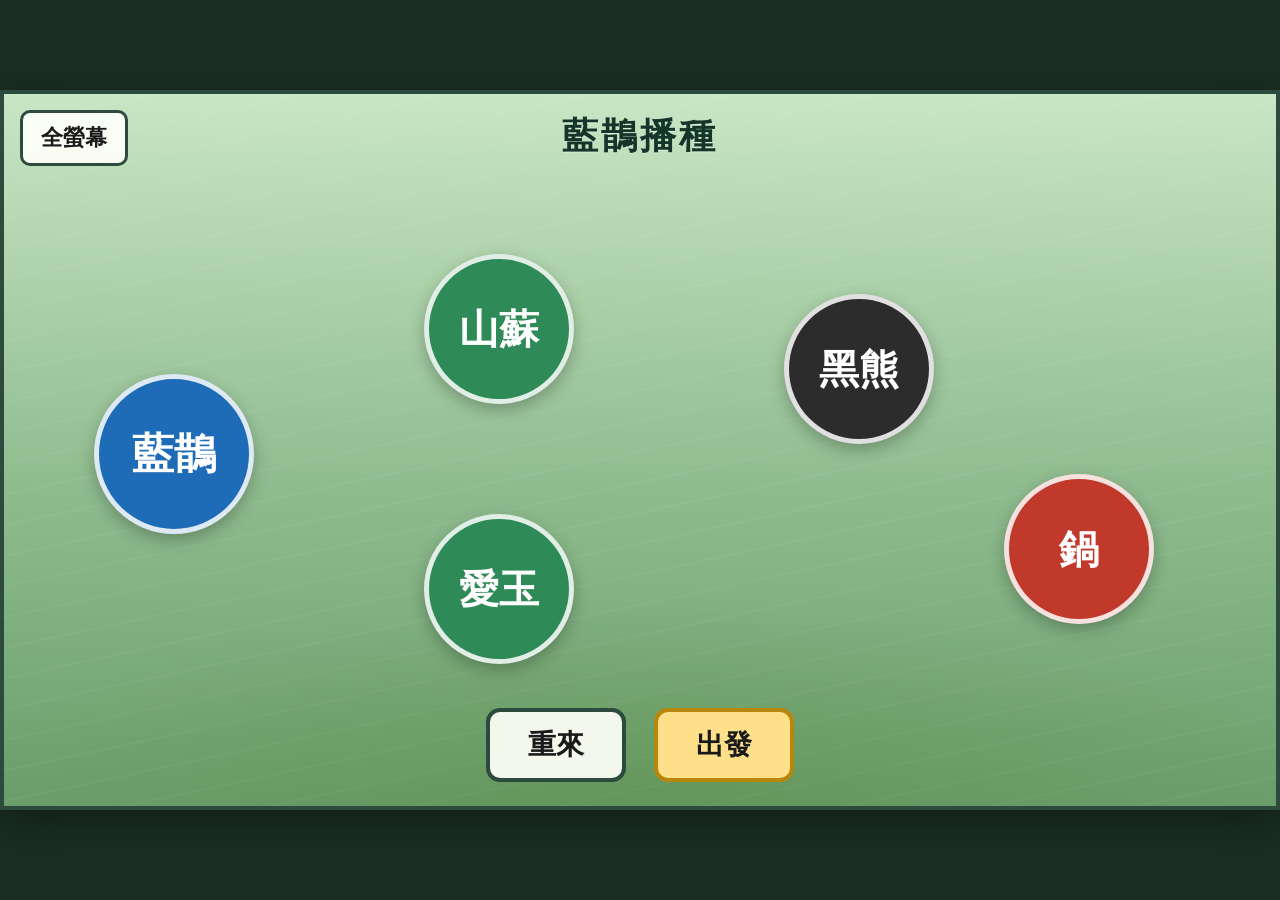
<file: site/index.html>
<!DOCTYPE html>
<html lang="zh-Hant">
<head>
  <meta charset="UTF-8" />
  <meta name="viewport" content="width=device-width, initial-scale=1" />
  <link rel="icon" href="favicon.svg" type="image/svg+xml" />
  <link rel="stylesheet" href="game.css" />
  <title>島嶼餐桌 · 藍鵲播種</title>
</head>
<body data-level-id="root">
  <div class="stage-wrap">
    <div class="stage" id="stage">
      <button type="button" id="fullscreen-btn" aria-label="全螢幕">全螢幕</button>
      <h1 id="level-title">藍鵲播種</h1>

      <svg id="route-svg" viewBox="0 0 1280 720" preserveAspectRatio="none" aria-hidden="true">
        <polyline id="route-line" points=""></polyline>
      </svg>

      <div id="nodes"></div>

      <div id="message" role="status" aria-live="polite"></div>

      <div class="controls">
        <button type="button" id="btn-reset">重來</button>
        <button type="button" id="btn-go" class="primary">出發</button>
        <button type="button" id="btn-retry" class="hidden">再試一次</button>
        <button type="button" id="btn-again" class="hidden">再玩一次</button>
      </div>
    </div>
  </div>
  <script src="game.js"></script>
</body>
</html>
</file>
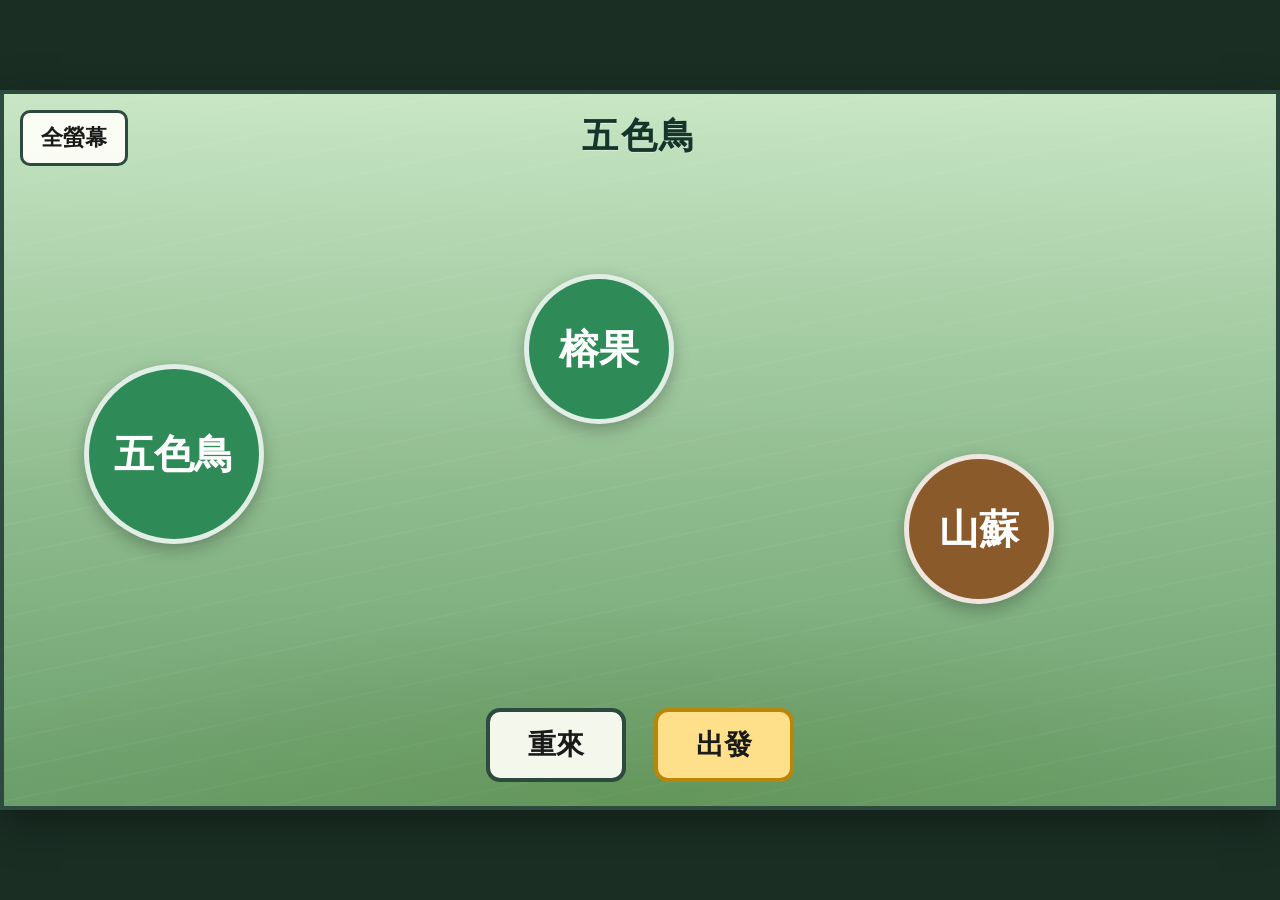
<file: site/barbet/index.html>
<!DOCTYPE html>
<html lang="zh-Hant">
<head>
  <meta charset="UTF-8" />
  <meta name="viewport" content="width=device-width, initial-scale=1" />
  <link rel="icon" href="../favicon.svg" type="image/svg+xml" />
  <link rel="stylesheet" href="../game.css" />
  <title>島嶼餐桌 · 五色鳥</title>
</head>
<body data-level-id="barbet">
  <div class="stage-wrap">
    <div class="stage" id="stage">
      <button type="button" id="fullscreen-btn" aria-label="全螢幕">全螢幕</button>
      <h1 id="level-title">五色鳥</h1>

      <svg id="route-svg" viewBox="0 0 1280 720" preserveAspectRatio="none" aria-hidden="true">
        <polyline id="route-line" points=""></polyline>
      </svg>

      <div id="nodes"></div>

      <div id="message" role="status" aria-live="polite"></div>

      <div class="controls">
        <button type="button" id="btn-reset">重來</button>
        <button type="button" id="btn-go" class="primary">出發</button>
        <button type="button" id="btn-retry" class="hidden">再試一次</button>
        <button type="button" id="btn-again" class="hidden">再玩一次</button>
      </div>
    </div>
  </div>
  <script src="../game.js"></script>
</body>
</html>
</file>
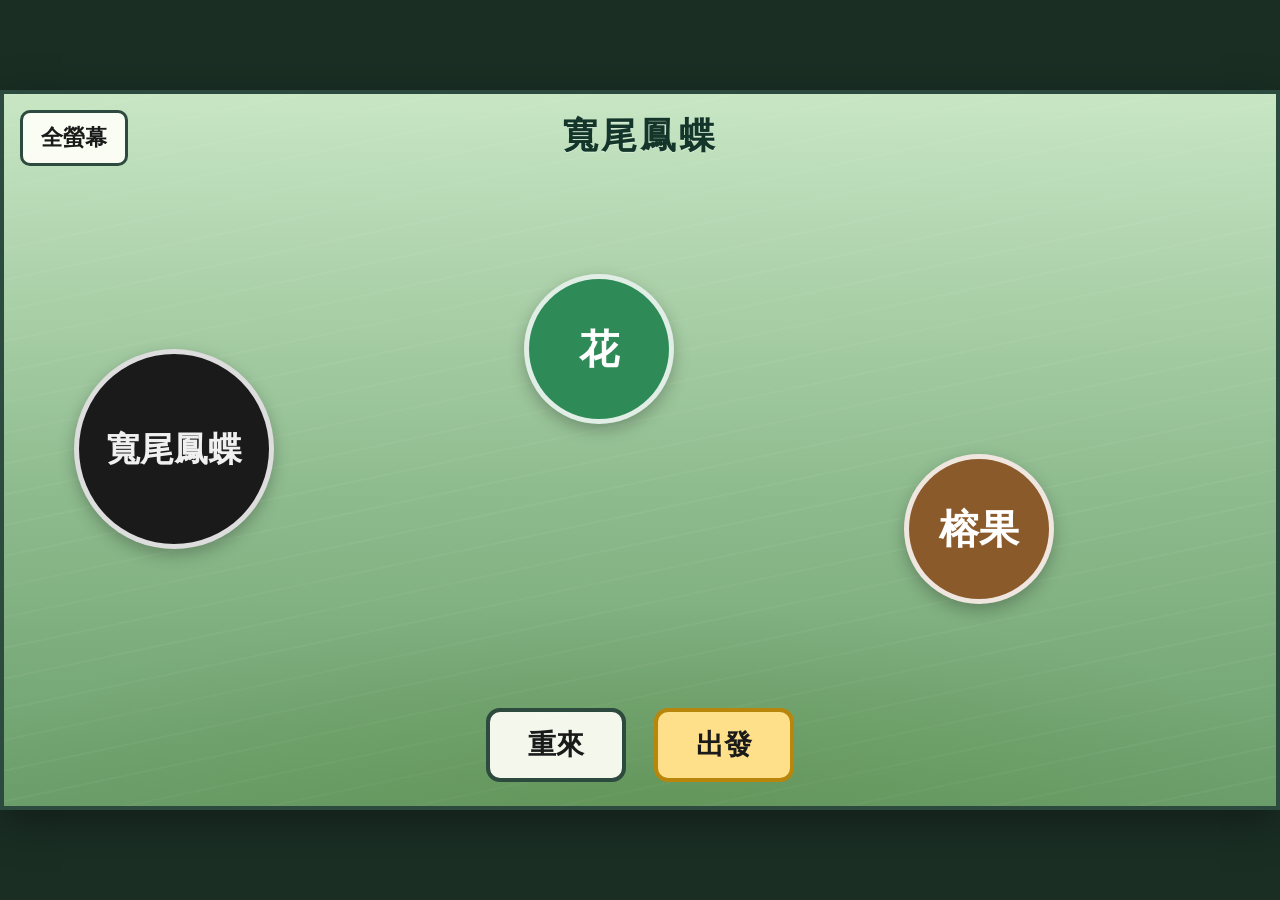
<file: site/butterfly/index.html>
<!DOCTYPE html>
<html lang="zh-Hant">
<head>
  <meta charset="UTF-8" />
  <meta name="viewport" content="width=device-width, initial-scale=1" />
  <link rel="icon" href="../favicon.svg" type="image/svg+xml" />
  <link rel="stylesheet" href="../game.css" />
  <title>島嶼餐桌 · 寬尾鳳蝶</title>
</head>
<body data-level-id="butterfly">
  <div class="stage-wrap">
    <div class="stage" id="stage">
      <button type="button" id="fullscreen-btn" aria-label="全螢幕">全螢幕</button>
      <h1 id="level-title">寬尾鳳蝶</h1>

      <svg id="route-svg" viewBox="0 0 1280 720" preserveAspectRatio="none" aria-hidden="true">
        <polyline id="route-line" points=""></polyline>
      </svg>

      <div id="nodes"></div>

      <div id="message" role="status" aria-live="polite"></div>

      <div class="controls">
        <button type="button" id="btn-reset">重來</button>
        <button type="button" id="btn-go" class="primary">出發</button>
        <button type="button" id="btn-retry" class="hidden">再試一次</button>
        <button type="button" id="btn-again" class="hidden">再玩一次</button>
      </div>
    </div>
  </div>
  <script src="../game.js"></script>
</body>
</html>
</file>
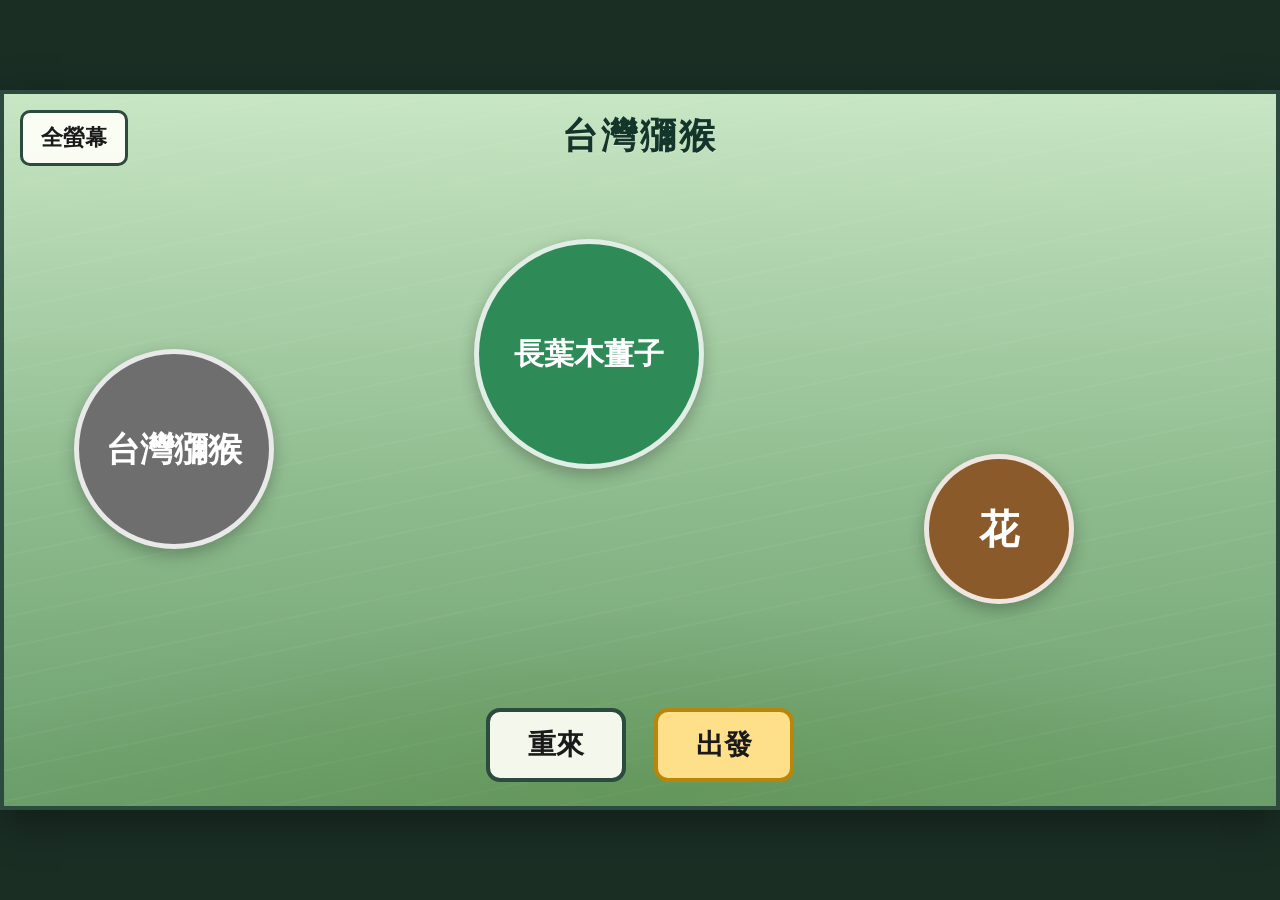
<file: site/macaque/index.html>
<!DOCTYPE html>
<html lang="zh-Hant">
<head>
  <meta charset="UTF-8" />
  <meta name="viewport" content="width=device-width, initial-scale=1" />
  <link rel="icon" href="../favicon.svg" type="image/svg+xml" />
  <link rel="stylesheet" href="../game.css" />
  <title>島嶼餐桌 · 台灣獼猴</title>
</head>
<body data-level-id="macaque">
  <div class="stage-wrap">
    <div class="stage" id="stage">
      <button type="button" id="fullscreen-btn" aria-label="全螢幕">全螢幕</button>
      <h1 id="level-title">台灣獼猴</h1>

      <svg id="route-svg" viewBox="0 0 1280 720" preserveAspectRatio="none" aria-hidden="true">
        <polyline id="route-line" points=""></polyline>
      </svg>

      <div id="nodes"></div>

      <div id="message" role="status" aria-live="polite"></div>

      <div class="controls">
        <button type="button" id="btn-reset">重來</button>
        <button type="button" id="btn-go" class="primary">出發</button>
        <button type="button" id="btn-retry" class="hidden">再試一次</button>
        <button type="button" id="btn-again" class="hidden">再玩一次</button>
      </div>
    </div>
  </div>
  <script src="../game.js"></script>
</body>
</html>
</file>
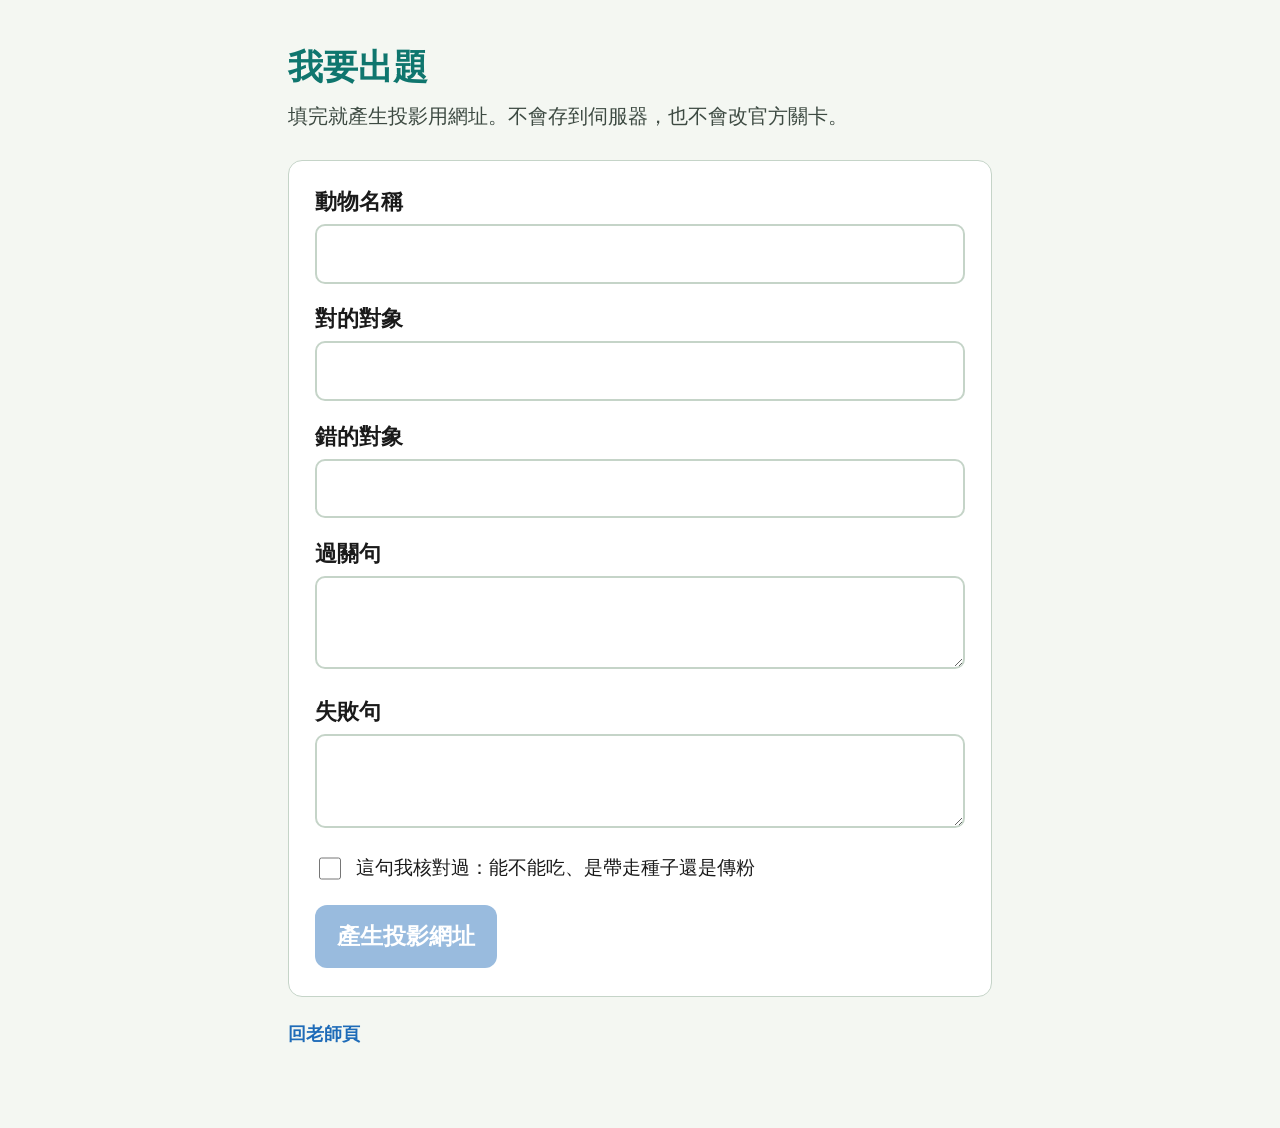
<file: site/make/index.html>
<!DOCTYPE html>
<html lang="zh-Hant">
<head>
  <meta charset="UTF-8" />
  <meta name="viewport" content="width=device-width, initial-scale=1" />
  <link rel="icon" href="../favicon.svg" type="image/svg+xml" />
  <title>島嶼餐桌 · 我要出題</title>
  <style>
    :root {
      --ink: #1a1a1a;
      --muted: #3d4a42;
      --bg: #f4f7f2;
      --card: #ffffff;
      --line: #c5d4c8;
      --accent: #0f766e;
      --btn: #1e6bb8;
    }
    * { box-sizing: border-box; }
    body {
      margin: 0;
      padding: 40px 28px 80px;
      font-family: "Microsoft JhengHei", "PingFang TC", "Noto Sans TC", sans-serif;
      background: var(--bg);
      color: var(--ink);
      line-height: 1.55;
      max-width: 760px;
      margin-inline: auto;
    }
    h1 {
      font-size: 2.2rem;
      margin: 0 0 0.4rem;
      color: var(--accent);
    }
    .lead {
      font-size: 1.25rem;
      color: var(--muted);
      margin: 0 0 1.75rem;
    }
    form {
      background: var(--card);
      border: 1px solid var(--line);
      border-radius: 14px;
      padding: 1.5rem 1.6rem 1.75rem;
    }
    label.field {
      display: block;
      margin-bottom: 1.15rem;
    }
    label.field span {
      display: block;
      font-size: 1.35rem;
      font-weight: 700;
      margin-bottom: 0.35rem;
    }
    input[type="text"],
    textarea {
      width: 100%;
      font: inherit;
      font-size: 1.35rem;
      padding: 0.7rem 0.85rem;
      border: 2px solid var(--line);
      border-radius: 10px;
      color: var(--ink);
      background: #fff;
    }
    textarea {
      min-height: 4.5rem;
      resize: vertical;
    }
    input:focus-visible,
    textarea:focus-visible,
    button:focus-visible {
      outline: 3px solid var(--accent);
      outline-offset: 2px;
    }
    .check {
      display: flex;
      gap: 0.75rem;
      align-items: flex-start;
      font-size: 1.2rem;
      margin: 0.5rem 0 1.4rem;
      line-height: 1.45;
    }
    .check input {
      width: 1.4rem;
      height: 1.4rem;
      margin-top: 0.2rem;
      flex-shrink: 0;
    }
    #btn-make {
      font: inherit;
      font-size: 1.45rem;
      font-weight: 700;
      padding: 0.85rem 1.4rem;
      border: none;
      border-radius: 12px;
      background: var(--btn);
      color: #fff;
      cursor: pointer;
    }
    #btn-make:disabled {
      opacity: 0.45;
      cursor: not-allowed;
    }
    #btn-make:not(:disabled):hover {
      filter: brightness(1.06);
    }
    #result {
      display: none;
      margin-top: 1.75rem;
      background: var(--card);
      border: 1px solid var(--line);
      border-radius: 14px;
      padding: 1.35rem 1.5rem;
    }
    #result.visible { display: block; }
    #result h2 {
      font-size: 1.4rem;
      margin: 0 0 0.5rem;
      color: var(--accent);
    }
    .projector {
      font-size: 1.2rem;
      margin: 0 0 1rem;
      color: var(--muted);
    }
    #out-url {
      display: block;
      width: 100%;
      font-size: 1.05rem;
      padding: 0.75rem 0.85rem;
      border: 2px solid var(--line);
      border-radius: 10px;
      background: #f8faf7;
      word-break: break-all;
      margin-bottom: 0.9rem;
      min-height: 3.2rem;
    }
    .actions {
      display: flex;
      flex-wrap: wrap;
      gap: 0.75rem;
      align-items: center;
    }
    .actions button,
    .actions a {
      font: inherit;
      font-size: 1.2rem;
      font-weight: 700;
      padding: 0.65rem 1.1rem;
      border-radius: 10px;
      text-decoration: none;
    }
    #btn-copy {
      border: 2px solid var(--accent);
      background: #fff;
      color: var(--accent);
      cursor: pointer;
    }
    #btn-copy:hover { background: #e8f5f2; }
    #try-link {
      background: var(--accent);
      color: #fff;
    }
    #try-link:hover { filter: brightness(1.06); }
    #copy-status {
      font-size: 1.05rem;
      color: var(--muted);
    }
    .back {
      display: inline-block;
      margin-top: 1.5rem;
      font-size: 1.1rem;
      color: var(--btn);
      font-weight: 700;
      text-decoration: none;
    }
    .back:hover { text-decoration: underline; }
  </style>
</head>
<body>
  <h1>我要出題</h1>
  <p class="lead">填完就產生投影用網址。不會存到伺服器，也不會改官方關卡。</p>

  <form id="make-form" novalidate>
    <label class="field">
      <span>動物名稱</span>
      <input type="text" id="animal" name="animal" required autocomplete="off" />
    </label>
    <label class="field">
      <span>對的對象</span>
      <input type="text" id="correct" name="correct" required autocomplete="off" />
    </label>
    <label class="field">
      <span>錯的對象</span>
      <input type="text" id="wrong" name="wrong" required autocomplete="off" />
    </label>
    <label class="field">
      <span>過關句</span>
      <textarea id="success" name="success" required></textarea>
    </label>
    <label class="field">
      <span>失敗句</span>
      <textarea id="failure" name="failure" required></textarea>
    </label>

    <label class="check">
      <input type="checkbox" id="checked" name="checked" />
      <span>這句我核對過：能不能吃、是帶走種子還是傳粉</span>
    </label>

    <button type="submit" id="btn-make" disabled>產生投影網址</button>
  </form>

  <div id="result" aria-live="polite">
    <h2>你的投影網址</h2>
    <p class="projector">把下面這個網址在投影機上打開即可。</p>
    <div id="out-url" tabindex="0"></div>
    <div class="actions">
      <button type="button" id="btn-copy">複製網址</button>
      <a id="try-link" href="#" target="_blank" rel="noopener">試玩看看</a>
      <span id="copy-status"></span>
    </div>
  </div>

  <a class="back" href="/teacher">回老師頁</a>

  <script>
    (function () {
      var MAX_HASH = 3500;
      var animal = document.getElementById("animal");
      var correct = document.getElementById("correct");
      var wrong = document.getElementById("wrong");
      var success = document.getElementById("success");
      var failure = document.getElementById("failure");
      var checked = document.getElementById("checked");
      var btnMake = document.getElementById("btn-make");
      var form = document.getElementById("make-form");
      var result = document.getElementById("result");
      var outUrl = document.getElementById("out-url");
      var tryLink = document.getElementById("try-link");
      var btnCopy = document.getElementById("btn-copy");
      var copyStatus = document.getElementById("copy-status");
      var fields = [animal, correct, wrong, success, failure];

      function allFilled() {
        for (var i = 0; i < fields.length; i++) {
          if (!fields[i].value.trim()) return false;
        }
        return true;
      }

      function syncButton() {
        btnMake.disabled = !(allFilled() && checked.checked);
      }

      fields.forEach(function (el) {
        el.addEventListener("input", syncButton);
      });
      checked.addEventListener("change", syncButton);
      syncButton();

      function playOrigin() {
        return location.origin + "/play";
      }

      function buildHash() {
        var payload = {
          a: animal.value.trim(),
          c: correct.value.trim(),
          w: wrong.value.trim(),
          s: success.value.trim(),
          f: failure.value.trim()
        };
        return encodeURIComponent(JSON.stringify(payload));
      }

      form.addEventListener("submit", function (e) {
        e.preventDefault();
        if (!allFilled() || !checked.checked) return;
        var hash = buildHash();
        if (hash.length > MAX_HASH) {
          result.classList.add("visible");
          outUrl.textContent = "";
          tryLink.removeAttribute("href");
          copyStatus.textContent = "句子太長了，請改短一點再產生網址。";
          return;
        }
        var url = playOrigin() + "#" + hash;
        outUrl.textContent = url;
        tryLink.href = url;
        copyStatus.textContent = "";
        result.classList.add("visible");
        result.scrollIntoView({ behavior: "smooth", block: "nearest" });
      });

      btnCopy.addEventListener("click", function () {
        var text = outUrl.textContent;
        if (!text) return;
        function done() {
          copyStatus.textContent = "已複製";
        }
        if (navigator.clipboard && navigator.clipboard.writeText) {
          navigator.clipboard.writeText(text).then(done).catch(function () {
            window.prompt("請手動複製：", text);
          });
        } else {
          window.prompt("請手動複製：", text);
        }
      });
    })();
  </script>
</body>
</html>
</file>
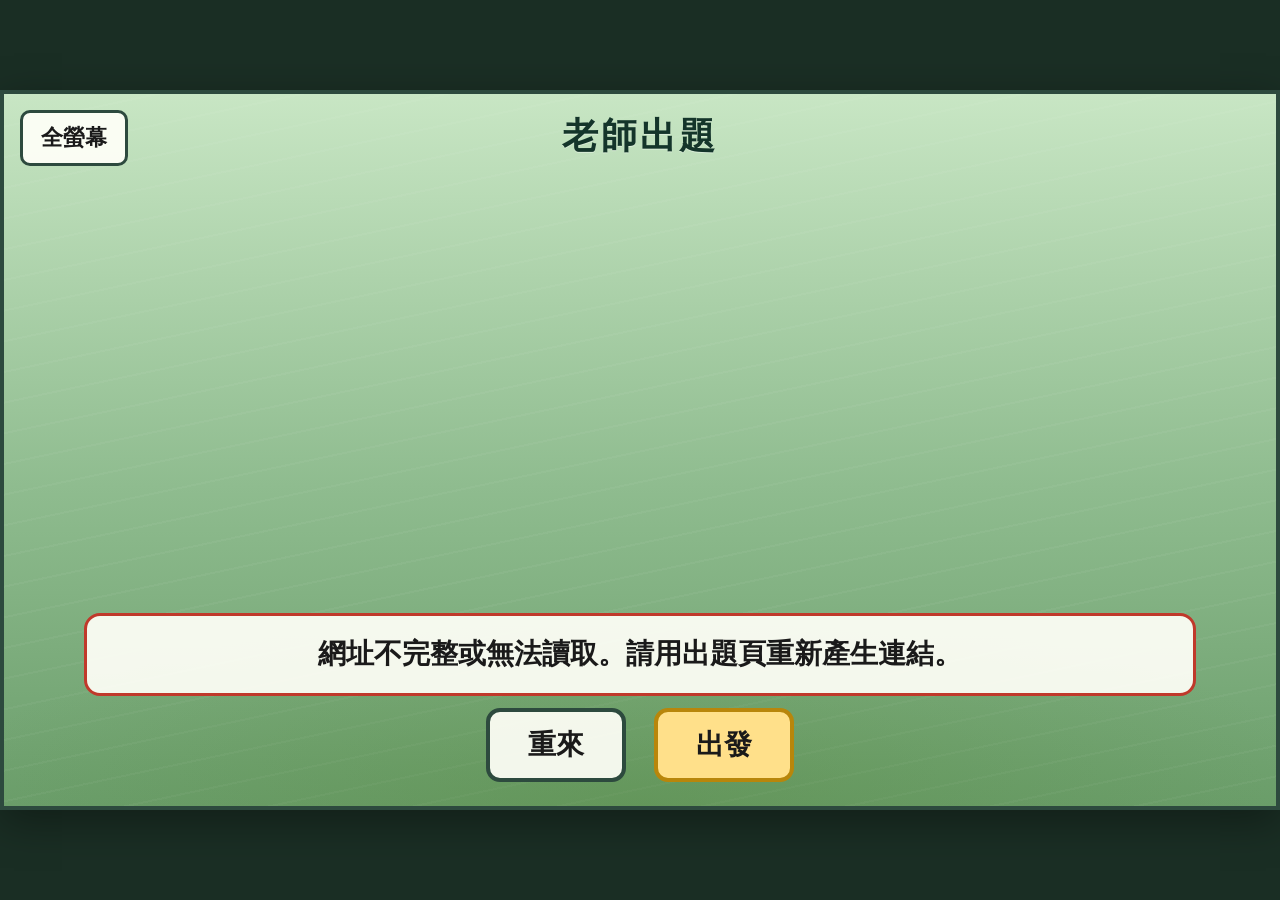
<file: site/play/index.html>
<!DOCTYPE html>
<html lang="zh-Hant">
<head>
  <meta charset="UTF-8" />
  <meta name="viewport" content="width=device-width, initial-scale=1" />
  <link rel="icon" href="../favicon.svg" type="image/svg+xml" />
  <link rel="stylesheet" href="../game.css" />
  <title>島嶼餐桌 · 老師出題</title>
</head>
<body data-from-hash="1">
  <div class="stage-wrap">
    <div class="stage" id="stage">
      <button type="button" id="fullscreen-btn" aria-label="全螢幕">全螢幕</button>
      <h1 id="level-title">老師出題</h1>

      <svg id="route-svg" viewBox="0 0 1280 720" preserveAspectRatio="none" aria-hidden="true">
        <polyline id="route-line" points=""></polyline>
      </svg>

      <div id="nodes"></div>

      <div id="message" role="status" aria-live="polite"></div>

      <div class="controls">
        <button type="button" id="btn-reset">重來</button>
        <button type="button" id="btn-go" class="primary">出發</button>
        <button type="button" id="btn-retry" class="hidden">再試一次</button>
        <button type="button" id="btn-again" class="hidden">再玩一次</button>
      </div>
    </div>
  </div>
  <script src="../game.js"></script>
</body>
</html>
</file>
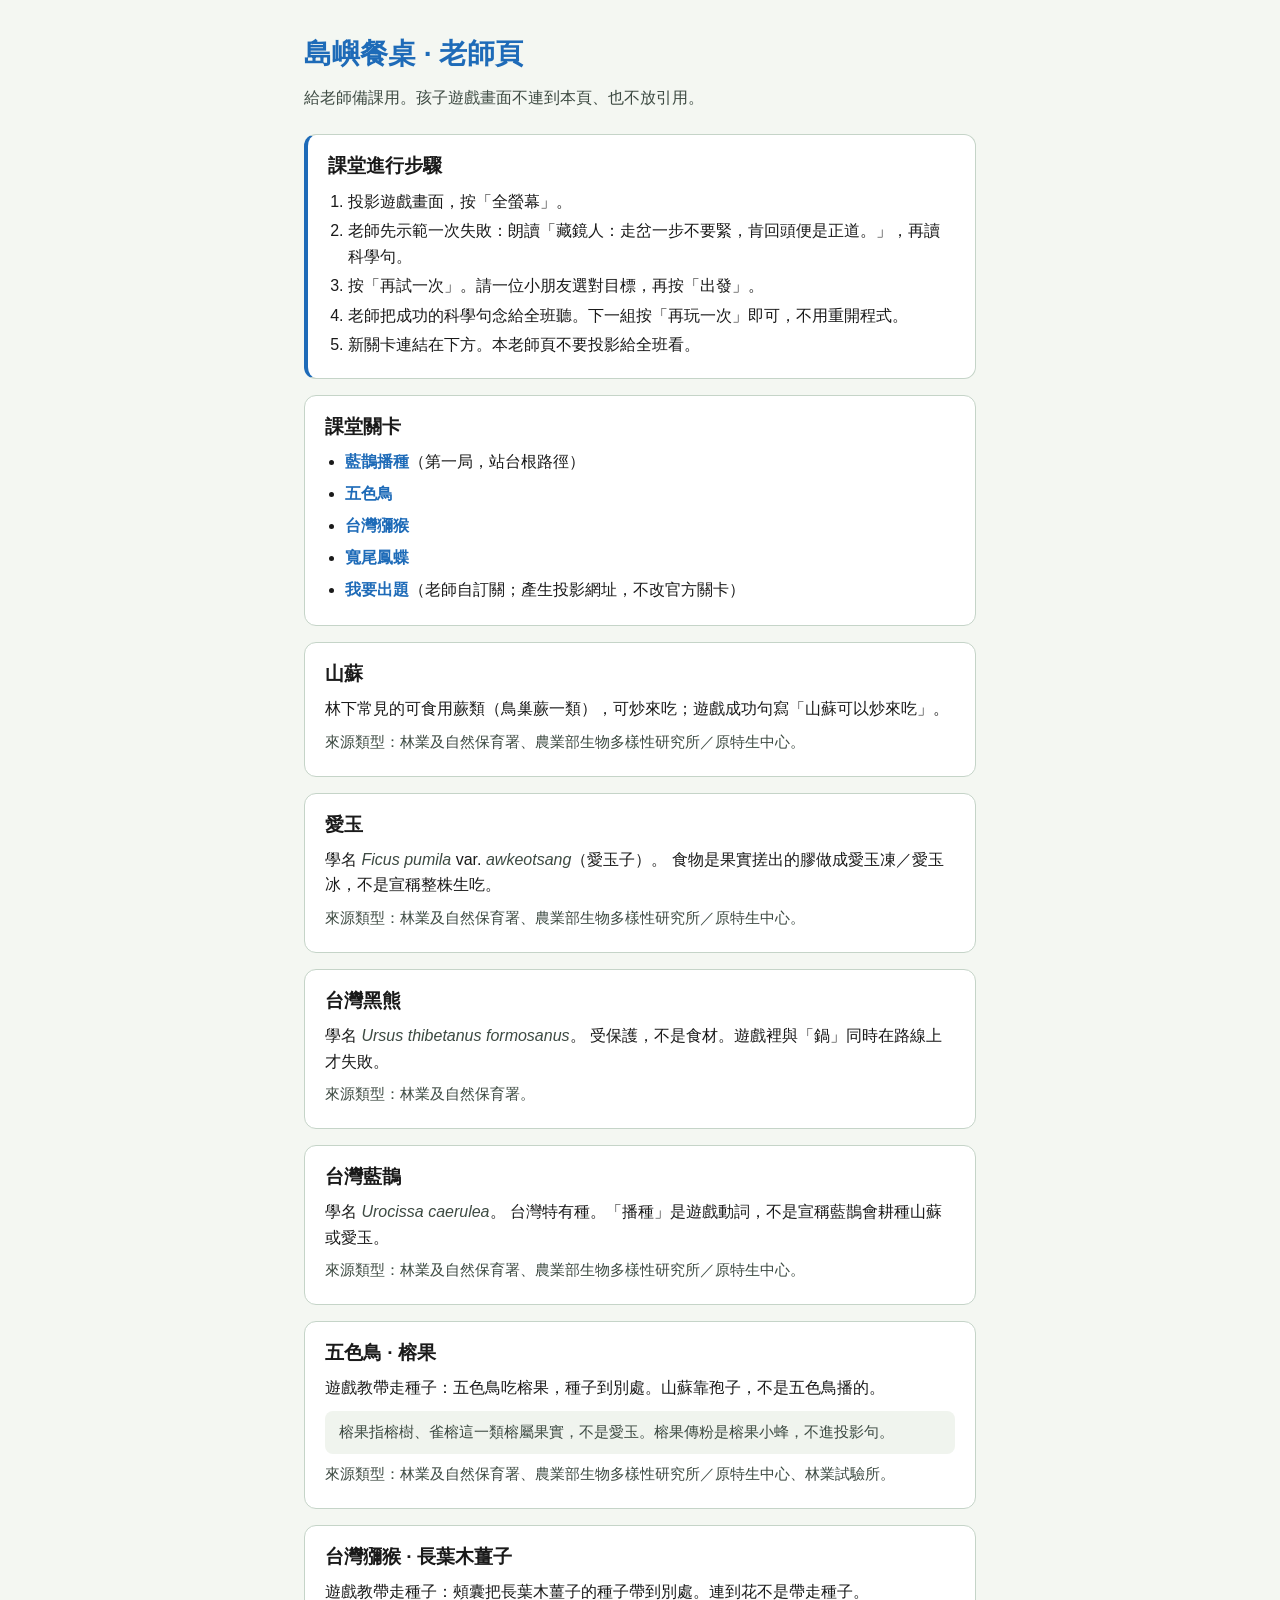
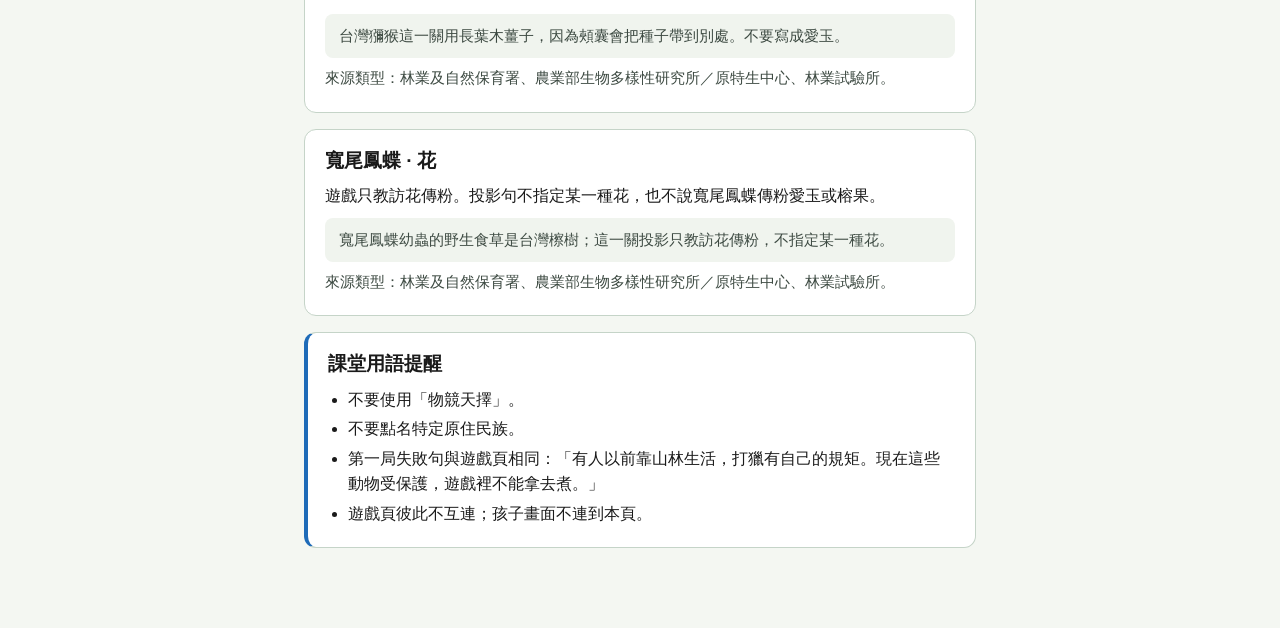
<file: site/teacher/index.html>
<!DOCTYPE html>
<html lang="zh-Hant">
<head>
  <meta charset="UTF-8" />
  <meta name="viewport" content="width=device-width, initial-scale=1" />
  <link rel="icon" href="../favicon.svg" type="image/svg+xml" />
  <title>島嶼餐桌 · 老師頁</title>
  <style>
    :root {
      --ink: #1a1a1a;
      --muted: #3d4a42;
      --bg: #f4f7f2;
      --card: #ffffff;
      --line: #c5d4c8;
      --accent: #1e6bb8;
    }
    * { box-sizing: border-box; }
    body {
      margin: 0;
      padding: 32px 24px 64px;
      font-family: "Microsoft JhengHei", "PingFang TC", "Noto Sans TC", sans-serif;
      background: var(--bg);
      color: var(--ink);
      line-height: 1.6;
      max-width: 720px;
      margin-inline: auto;
    }
    h1 {
      font-size: 1.75rem;
      margin: 0 0 0.5rem;
      color: var(--accent);
    }
    .lead {
      color: var(--muted);
      margin: 0 0 1.5rem;
      font-size: 1rem;
    }
    section {
      background: var(--card);
      border: 1px solid var(--line);
      border-radius: 12px;
      padding: 1rem 1.25rem;
      margin-bottom: 1rem;
    }
    h2 {
      font-size: 1.2rem;
      margin: 0 0 0.4rem;
    }
    p { margin: 0.35rem 0; }
    .latin { font-style: italic; color: var(--muted); }
    .src {
      font-size: 0.95rem;
      color: var(--muted);
      margin-top: 0.5rem;
    }
    .rules {
      border-left: 4px solid var(--accent);
    }
    ul, ol { margin: 0.4rem 0 0; padding-left: 1.25rem; }
    li { margin: 0.25rem 0; }
    .levels a {
      color: var(--accent);
      font-weight: 700;
      text-decoration: none;
    }
    .levels a:hover { text-decoration: underline; }
    .levels li { margin: 0.4rem 0; }
    .note {
      background: #f0f4ee;
      border-radius: 8px;
      padding: 0.6rem 0.85rem;
      margin-top: 0.6rem;
      font-size: 0.95rem;
      color: var(--muted);
    }
  </style>
</head>
<body>
  <h1>島嶼餐桌 · 老師頁</h1>
  <p class="lead">給老師備課用。孩子遊戲畫面不連到本頁、也不放引用。</p>

  <section class="rules">
    <h2>課堂進行步驟</h2>
    <ol>
      <li>投影遊戲畫面，按「全螢幕」。</li>
      <li>老師先示範一次失敗：朗讀「藏鏡人：走岔一步不要緊，肯回頭便是正道。」，再讀科學句。</li>
      <li>按「再試一次」。請一位小朋友選對目標，再按「出發」。</li>
      <li>老師把成功的科學句念給全班聽。下一組按「再玩一次」即可，不用重開程式。</li>
      <li>新關卡連結在下方。本老師頁不要投影給全班看。</li>
    </ol>
  </section>

  <section class="levels">
    <h2>課堂關卡</h2>
    <ul>
      <li><a href="/">藍鵲播種</a>（第一局，站台根路徑）</li>
      <li><a href="/barbet">五色鳥</a></li>
      <li><a href="/macaque">台灣獼猴</a></li>
      <li><a href="/butterfly">寬尾鳳蝶</a></li>
      <li><a href="/make">我要出題</a>（老師自訂關；產生投影網址，不改官方關卡）</li>
    </ul>
  </section>

  <section>
    <h2>山蘇</h2>
    <p>林下常見的可食用蕨類（鳥巢蕨一類），可炒來吃；遊戲成功句寫「山蘇可以炒來吃」。</p>
    <p class="src">來源類型：林業及自然保育署、農業部生物多樣性研究所／原特生中心。</p>
  </section>

  <section>
    <h2>愛玉</h2>
    <p>
      學名 <span class="latin">Ficus pumila</span> var. <span class="latin">awkeotsang</span>（愛玉子）。
      食物是果實搓出的膠做成愛玉凍／愛玉冰，不是宣稱整株生吃。
    </p>
    <p class="src">來源類型：林業及自然保育署、農業部生物多樣性研究所／原特生中心。</p>
  </section>

  <section>
    <h2>台灣黑熊</h2>
    <p>
      學名 <span class="latin">Ursus thibetanus formosanus</span>。
      受保護，不是食材。遊戲裡與「鍋」同時在路線上才失敗。
    </p>
    <p class="src">來源類型：林業及自然保育署。</p>
  </section>

  <section>
    <h2>台灣藍鵲</h2>
    <p>
      學名 <span class="latin">Urocissa caerulea</span>。
      台灣特有種。「播種」是遊戲動詞，不是宣稱藍鵲會耕種山蘇或愛玉。
    </p>
    <p class="src">來源類型：林業及自然保育署、農業部生物多樣性研究所／原特生中心。</p>
  </section>

  <section>
    <h2>五色鳥 · 榕果</h2>
    <p>遊戲教帶走種子：五色鳥吃榕果，種子到別處。山蘇靠孢子，不是五色鳥播的。</p>
    <p class="note">
      榕果指榕樹、雀榕這一類榕屬果實，不是愛玉。榕果傳粉是榕果小蜂，不進投影句。
    </p>
    <p class="src">來源類型：林業及自然保育署、農業部生物多樣性研究所／原特生中心、林業試驗所。</p>
  </section>

  <section>
    <h2>台灣獼猴 · 長葉木薑子</h2>
    <p>遊戲教帶走種子：頰囊把長葉木薑子的種子帶到別處。連到花不是帶走種子。</p>
    <p class="note">
      台灣獼猴這一關用長葉木薑子，因為頰囊會把種子帶到別處。不要寫成愛玉。
    </p>
    <p class="src">來源類型：林業及自然保育署、農業部生物多樣性研究所／原特生中心、林業試驗所。</p>
  </section>

  <section>
    <h2>寬尾鳳蝶 · 花</h2>
    <p>遊戲只教訪花傳粉。投影句不指定某一種花，也不說寬尾鳳蝶傳粉愛玉或榕果。</p>
    <p class="note">
      寬尾鳳蝶幼蟲的野生食草是台灣檫樹；這一關投影只教訪花傳粉，不指定某一種花。
    </p>
    <p class="src">來源類型：林業及自然保育署、農業部生物多樣性研究所／原特生中心、林業試驗所。</p>
  </section>

  <section class="rules">
    <h2>課堂用語提醒</h2>
    <ul>
      <li>不要使用「物競天擇」。</li>
      <li>不要點名特定原住民族。</li>
      <li>第一局失敗句與遊戲頁相同：「有人以前靠山林生活，打獵有自己的規矩。現在這些動物受保護，遊戲裡不能拿去煮。」</li>
      <li>遊戲頁彼此不互連；孩子畫面不連到本頁。</li>
    </ul>
  </section>
</body>
</html>
</file>
<file: site/game.css>
:root {
  --bg-top: #c8e6c4;
  --bg-bottom: #8fbc8f;
  --frame: #2d4a3e;
  --ink: #1a1a1a;
  --panel: rgba(255, 255, 248, 0.92);
  --line: #1a3a5c;
  --plant: #2e8b57;
  --wrong: #8b5a2b;
  --pot: #c0392b;
}

* { box-sizing: border-box; margin: 0; padding: 0; }

html, body {
  height: 100%;
  background: #1a2e24;
  color: var(--ink);
  font-family: "Microsoft JhengHei", "PingFang TC", "Noto Sans TC", sans-serif;
  overflow: hidden;
  user-select: none;
  -webkit-user-select: none;
}

.stage-wrap {
  width: 100vw;
  height: 100vh;
  display: flex;
  align-items: center;
  justify-content: center;
}

.stage {
  width: 1280px;
  height: 720px;
  position: relative;
  background: linear-gradient(180deg, var(--bg-top) 0%, var(--bg-bottom) 55%, #6b9e6b 100%);
  border: 4px solid var(--frame);
  box-shadow: 0 12px 40px rgba(0, 0, 0, 0.35);
  transform-origin: center center;
  overflow: hidden;
}

.stage::before {
  content: "";
  position: absolute;
  inset: 0;
  background:
    radial-gradient(ellipse 80% 40% at 50% 100%, rgba(90, 140, 70, 0.45), transparent 70%),
    repeating-linear-gradient(
      -12deg,
      transparent,
      transparent 28px,
      rgba(255, 255, 255, 0.04) 28px,
      rgba(255, 255, 255, 0.04) 30px
    );
  pointer-events: none;
}

#fullscreen-btn {
  position: absolute;
  top: 16px;
  left: 16px;
  z-index: 5;
  font-size: 22px;
  font-weight: 700;
  padding: 10px 18px;
  border: 3px solid var(--frame);
  border-radius: 10px;
  background: var(--panel);
  color: var(--ink);
  cursor: pointer;
  font-family: inherit;
}

#fullscreen-btn:hover { filter: brightness(1.05); }
#fullscreen-btn:focus-visible { outline: 3px solid #1e6bb8; outline-offset: 2px; }

h1 {
  position: absolute;
  top: 18px;
  left: 0;
  right: 0;
  text-align: center;
  font-size: 36px;
  letter-spacing: 0.08em;
  color: #14352a;
  text-shadow: 0 1px 0 rgba(255, 255, 255, 0.4);
  pointer-events: none;
  z-index: 2;
}

#route-svg {
  position: absolute;
  inset: 0;
  width: 100%;
  height: 100%;
  pointer-events: none;
  z-index: 1;
}

#route-svg polyline {
  fill: none;
  stroke: var(--line);
  stroke-width: 8;
  stroke-linecap: round;
  stroke-linejoin: round;
  stroke-dasharray: 16 10;
}

.node {
  position: absolute;
  z-index: 3;
  width: 150px;
  height: 150px;
  border-radius: 50%;
  border: 5px solid rgba(255, 255, 255, 0.85);
  display: flex;
  align-items: center;
  justify-content: center;
  text-align: center;
  font-size: 40px;
  font-weight: 800;
  color: #fff;
  cursor: pointer;
  box-shadow: 0 6px 16px rgba(0, 0, 0, 0.25);
  transition: transform 0.12s ease, box-shadow 0.12s ease;
  white-space: nowrap;
  line-height: 1.2;
  padding: 8px 12px;
}

.node:not(.start):hover { transform: scale(1.04); }
.node.selected {
  box-shadow: 0 0 0 6px rgba(255, 255, 200, 0.95), 0 6px 16px rgba(0, 0, 0, 0.3);
}
.node.start {
  cursor: default;
}

.node.shake {
  animation: shake-once 0.45s ease;
}
@keyframes shake-once {
  0%, 100% { transform: translateX(0); }
  20% { transform: translateX(-10px); }
  40% { transform: translateX(10px); }
  60% { transform: translateX(-7px); }
  80% { transform: translateX(7px); }
}
.node.bright {
  filter: brightness(1.35);
  box-shadow: 0 0 0 6px rgba(255, 255, 180, 0.95), 0 8px 24px rgba(46, 139, 87, 0.5);
}

.fx-dot {
  position: absolute;
  width: 18px;
  height: 18px;
  margin-left: -9px;
  margin-top: -9px;
  border-radius: 50%;
  background: #4a2f14;
  box-shadow: 0 1px 4px rgba(0, 0, 0, 0.35);
  z-index: 6;
  pointer-events: none;
  transition: left 0.75s ease, top 0.75s ease;
}
.fx-dot.pollen {
  background: #c9a227;
}

.controls {
  position: absolute;
  bottom: 24px;
  left: 0;
  right: 0;
  display: flex;
  justify-content: center;
  gap: 28px;
  z-index: 4;
}

.controls button {
  font-family: inherit;
  font-size: 28px;
  font-weight: 800;
  padding: 14px 36px;
  border-radius: 14px;
  border: 4px solid var(--frame);
  background: var(--panel);
  color: var(--ink);
  cursor: pointer;
  min-width: 140px;
}

.controls button:hover { filter: brightness(1.05); }
.controls button.primary {
  background: #ffe08a;
  border-color: #b8860b;
}
.controls button.hidden { display: none; }

#message {
  position: absolute;
  left: 80px;
  right: 80px;
  bottom: 110px;
  min-height: 72px;
  padding: 18px 28px;
  background: var(--panel);
  border: 3px solid var(--frame);
  border-radius: 16px;
  font-size: 28px;
  font-weight: 700;
  line-height: 1.45;
  text-align: center;
  z-index: 4;
  display: none;
}

#message.visible { display: block; }
#message.fail { border-color: var(--pot); }
#message.ok { border-color: var(--plant); }
#message.hint { border-color: #b8860b; }
#message .msg-line + .msg-line { margin-top: 0.35em; }
</file>
